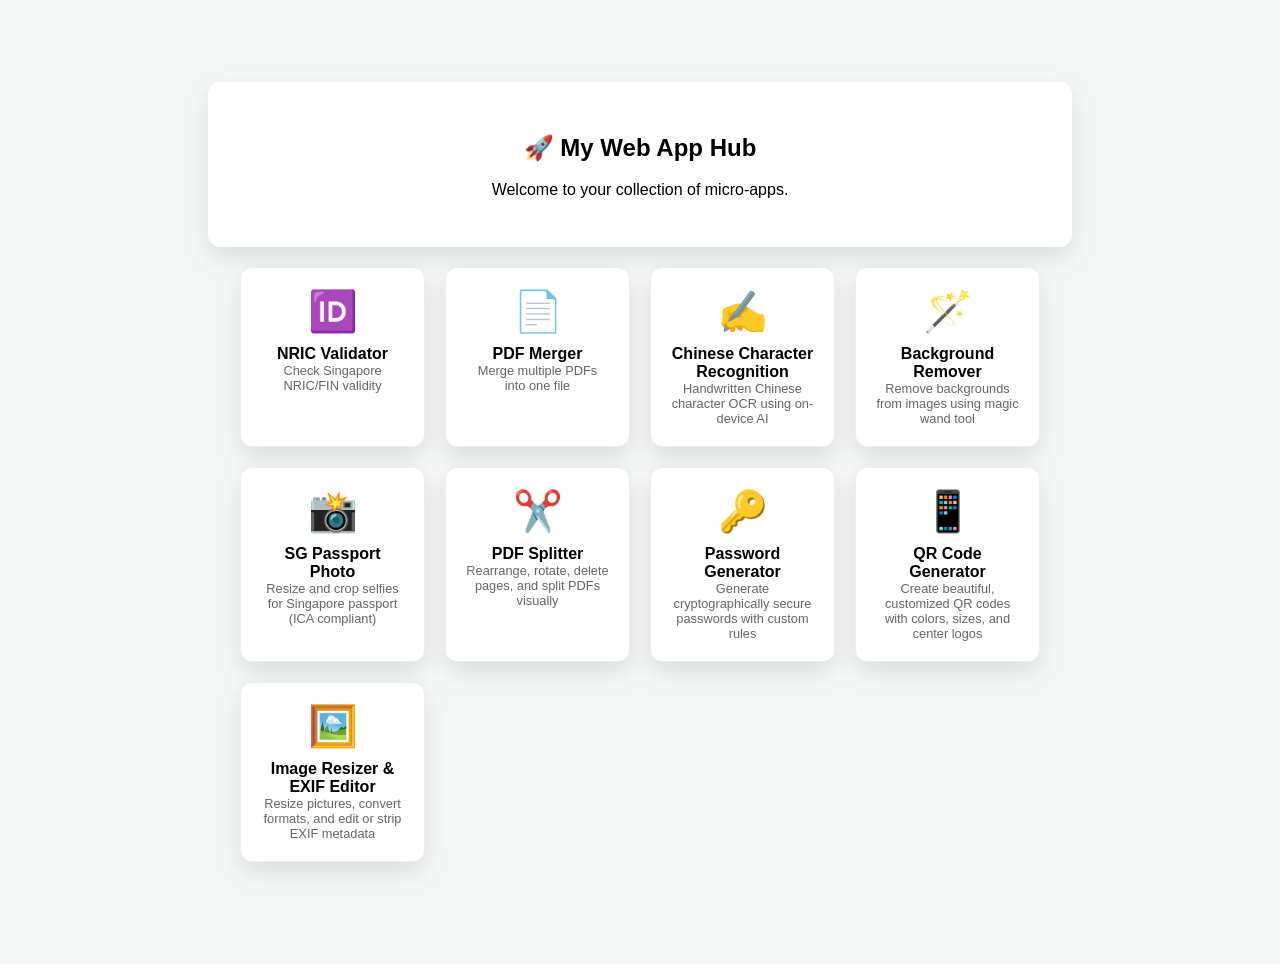
<file: index.html>
<!DOCTYPE html>
<html lang="en">
<head>
    <meta charset="UTF-8">
    <meta name="viewport" content="width=device-width, initial-scale=1.0">
    <title>Web App Hub</title>
    <link rel="stylesheet" href="styles.css">
</head>
<body style="display: flex; flex-direction: column; align-items: center; padding: 2rem;">

<div class="card" style="max-width: 800px;">
    <h2 style="text-align: center;">🚀 My Web App Hub</h2>
    <p style="text-align: center;">Welcome to your collection of micro-apps.</p>
</div>

<div id="menuContainer" class="menu-container">
    <!-- Apps will be loaded here dynamically -->
    <p id="loadingText" style="text-array: center; width: 100%;">Loading apps...</p>
</div>

<script>
async function loadApps() {
    const container = document.getElementById('menuContainer');
    const loadingText = document.getElementById('loadingText');

    try {
        // Fetch the manifest file
        const response = await fetch('apps.json');
        if (!response.ok) throw new Error("Could not load apps.json");
        
        const apps = await response.json();

        // Clear loading text
        container.innerHTML = '';

        if (apps.length === 0) {
            container.innerHTML = '<p>No apps found in the hub.</p>';
            return;
        }

        // Generate cards for each app
        apps.forEach(app => {
            const card = document.createElement('a');
            card.href = app.path;
            card.className = 'app-card';
            
            card.innerHTML = `
                <div class="app-icon">${app.icon || '🛠️'}</div>
                <div class="app-name">${app.name}</div>
                <div style="font-size: 0.8rem; color: #666; text-align: center;">${app.description || ''}</div>
            `;
            
            container.appendChild(card);
        });

    } catch (error) {
        console.error(error);
        container.innerHTML = `<p style="color: red;">Error loading apps: ${error.message}</p>`;
    }
}

// Start loading when page is ready
window.onload = loadApps;
</script>

</body>
</html>
</file>
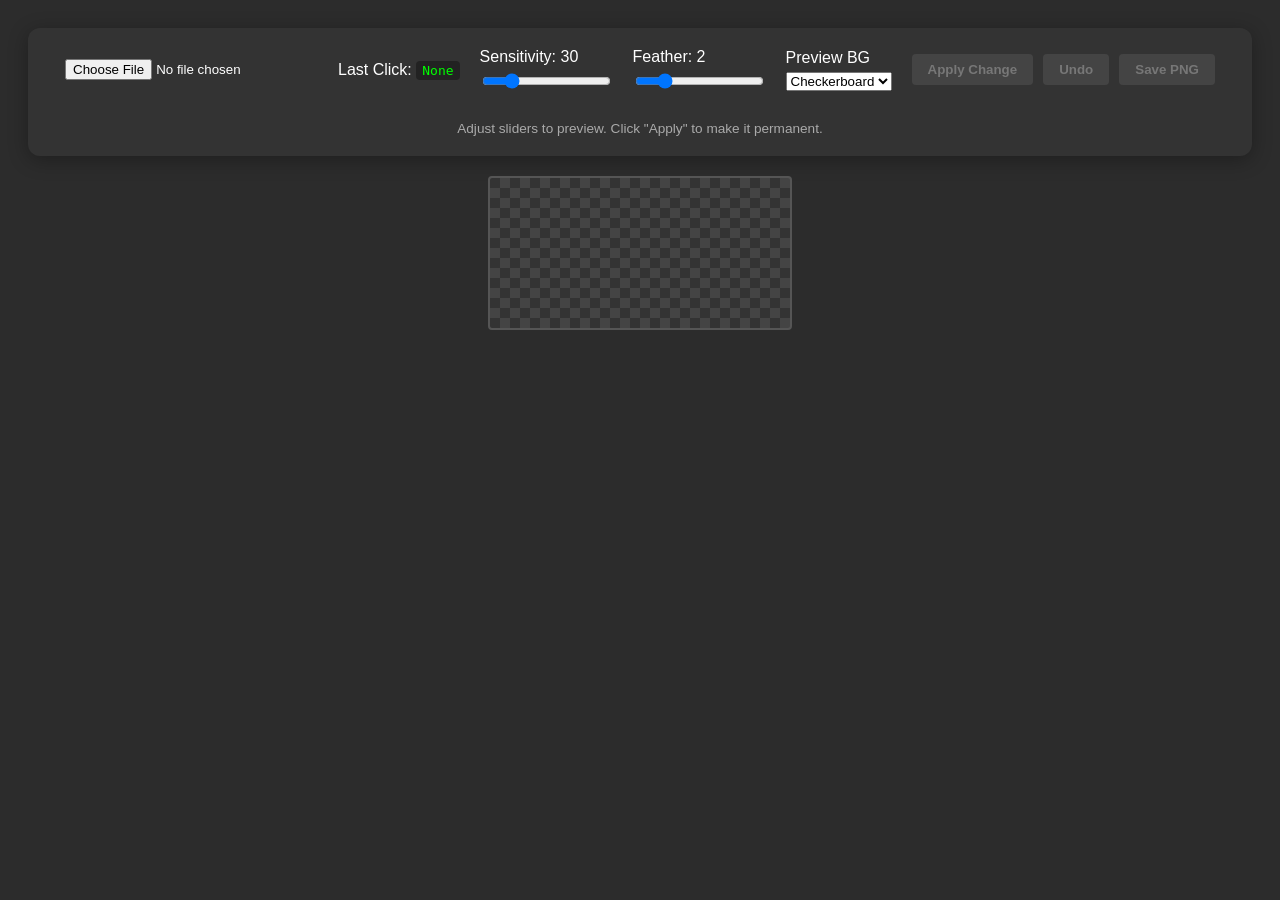
<file: background-remover/index.html>
<!DOCTYPE html>
<html lang="en">
<head>
 <meta charset="UTF-8">
 <meta name="viewport" content="width=device-width, initial-scale=1.0">
 <title>Pro Magic Wand - Interactive</title>
 <style>
 body { font-family: 'Segoe UI', sans-serif; display: flex; flex-direction: column; align-items: center; padding: 20px; background: #2c2c2c; color: white; }
  .controls { background: #333; padding: 20px; border-radius: 12px; box-shadow: 0 4px 20px rgba(0,0,0,0.3); margin-bottom: 20px; display: flex; flex-wrap: wrap; gap: 20px; justify-content: center; align-items: center; }
  .control-group { display: flex; flex-direction: column; gap: 5px; }
  canvas { max-width: 90vw; height: auto; cursor: crosshair; border: 2px solid #555; border-radius: 4px; }

  .bg-checkerboard { background-image: linear-gradient(45deg, #444 25%, transparent 25%), linear-gradient(-45deg, #444 25%, transparent 25%), linear-gradient(45deg, transparent 75%, #444 75%), linear-gradient(-45deg, transparent 75%, #444 75%); background-size: 20px 20px; background-position: 0 0, 0 10px, 10px -10px, -10px 0px; background-color: #333; }
  .bg-black { background: black; }
  .bg-white { background: white; }

  button { padding: 8px 16px; cursor: pointer; border: none; border-radius: 4px; font-weight: bold; transition: 0.2s; }
  .btn-apply { background: #ffc107; color: #333; }
  .btn-save { background: #28a745; color: white; }
  .btn-secondary { background: #6c757d; color: white; }
  button:hover { opacity: 0.8; }
  button:disabled { background: #444; color: #777; cursor: not-allowed; }

  .coord-display { font-family: monospace; background: #222; padding: 2px 6px; border-radius: 4px; color: #00ff00; }
  .hint { width: 100%; text-align: center; color: #aaa; font-size: 0.85em; margin-top: 10px; }
  </style>
</head>
<body>

  <div class="controls">
    <div class="control-group">
      <input type="file" id="upload" accept="image/png, image/jpeg">
    </div>

    <div class="control-group">
      <label>Last Click: <span id="coord-val" class="coord-display">None</span></label>
    </div>

    <div class="control-group">
      <label>Sensitivity: <span id="sens-val">30</span></label>
      <input type="range" id="sensitivity" min="0" max="150" value="30">
    </div>

    <div class="control-group">
      <label>Feather: <span id="feather-val">2</span></label>
      <input type="range" id="feather" min="0" max="10" value="2">
    </div>

    <div class="control-group">
      <label>Preview BG</label>
      <select id="bgSelect">
        <option value="bg-checkerboard">Checkerboard</option>
        <option value="bg-black">Black</option>
        <option value="bg-white">White</option>
      </select>
    </div>

    <div style="display: flex; gap: 10px;">
      <button id="applyBtn" class="btn-apply" disabled>Apply Change</button>
      <button id="undoBtn" class="btn-secondary" disabled>Undo</button>
      <button id="saveBtn" class="btn-save" disabled>Save PNG</button>
    </div>

    <div class="hint">Adjust sliders to preview. Click "Apply" to make it permanent.</div>
  </div>

  <canvas id="canvas" class="bg-checkerboard"></canvas>

  <script>
    const upload = document.getElementById('upload');
    const canvas = document.getElementById('canvas');
    const ctx = canvas.getContext('2d', { willReadFrequently: true });
    const sensSlider = document.getElementById('sensitivity');
    const featherSlider = document.getElementById('feather');
    const bgSelect = document.getElementById('bgSelect');
    const applyBtn = document.getElementById('applyBtn');
    const undoBtn = document.getElementById('undoBtn');
    const saveBtn = document.getElementById('saveBtn');
    const coordDisp = document.getElementById('coord-val');

    let cleanImageData = null; 
    let undoStack = [];
    let lastClick = null; 
    let currentPreviewData = null;

    // --- UI Events ---
    sensSlider.oninput = () => {
      document.getElementById('sens-val').innerText = sensSlider.value;
      if (lastClick) renderPreview();
    };

    featherSlider.oninput = () => {
      document.getElementById('feather-val').innerText = featherSlider.value;
      if (lastClick) renderPreview();
    };

    bgSelect.onchange = (e) => canvas.className = e.target.value;

    upload.onchange = (e) => {
      const file = e.target.files[0];
      if (!file) return;
      const reader = new FileReader();
      reader.onload = (event) => {
        const img = new Image();
        img.onload = () => {
          canvas.width = img.width;
          canvas.height = img.height;
          ctx.drawImage(img, 0, 0);
          cleanImageData = ctx.getImageData(0, 0, canvas.width, canvas.height);
          undoStack = [];
          lastClick = null;
          coordDisp.innerText = "None";
          applyBtn.disabled = true;
          undoBtn.disabled = true;
          saveBtn.disabled = false;
        };
        img.src = event.target.result;
      };
      reader.readAsDataURL(file);
    };

    canvas.onclick = (e) => {
      if (!cleanImageData) return;
      const rect = canvas.getBoundingClientRect();
      const scaleX = canvas.width / rect.width;
      const scaleY = canvas.height / rect.height;
      const x = Math.floor((e.clientX - rect.left) * scaleX);
      const y = Math.floor((e.clientY - rect.top) * scaleY);

      if (x < 0 || x >= canvas.width || y < 0 || y >= canvas.height) return;

      lastClick = { x, y };
      coordDisp.innerText = `X:${x}, Y:${y}`;
      applyBtn.disabled = false;
      renderPreview();
    };

    applyBtn.onclick = () => {
      if (!currentPreviewData) return;
      // Push current "clean" state to undo stack
      undoStack.push(new ImageData(
        new Uint8ClampedArray(cleanImageData.data),
        cleanImageData.width,
        cleanImageData.height
      ));
      
      // Update permanent state
      cleanImageData = currentPreviewData;
      currentPreviewData = null;
      lastClick = null;
      
      coordDisp.innerText = "None";
      applyBtn.disabled = true;
      undoBtn.disabled = false;
      
      ctx.putImageData(cleanImageData, 0, 0);
    };

    undoBtn.onclick = () => {
      if (undoStack.length === 0) return;
      cleanImageData = undoStack.pop();
      ctx.putImageData(cleanImageData, 0, 0);
      lastClick = null;
      coordDisp.innerText = "None";
      applyBtn.disabled = true;
      undoBtn.disabled = undoStack.length === 0;
    };

    saveBtn.onclick = () => {
      if (!cleanImageData) return;
      const link = document.createElement('a');
      link.download = 'removed_background.png';
      link.href = canvas.toDataURL("image/png");
      link.click();
    };

    // --- Core Logic ---

    function renderPreview() {
      if (!lastClick || !cleanImageData) return;
      
      const tempImgData = new ImageData(
        new Uint8ClampedArray(cleanImageData.data),
        cleanImageData.width,
        cleanImageData.height
      );

      currentPreviewData = processMagicWand(tempImgData, lastClick.x, lastClick.y);
      ctx.putImageData(currentPreviewData, 0, 0);
    }

    function processMagicWand(imgData, startX, startY) {
      const data = imgData.data;
      const width = imgData.width;
      const height = imgData.height;
      const threshold = parseInt(sensSlider.value);
      const featherDepth = parseInt(featherSlider.value);

      const startPos = (startY * width + startX) * 4;
      const targetR = data[startPos];
      const targetG = data[startPos + 1];
      const targetB = data[startPos + 2];

      const selected = new Uint8Array(width * height);
      const stack = [[startX, startY]];
      selected[startY * width + startX] = 1;

      // 1. Flood Fill Pass
      while (stack.length > 0) {
        const [cx, cy] = stack.pop();
        const neighbors = [[cx+1, cy], [cx-1, cy], [cx, cy+1], [cx, cy-1]];

        for (const [nx, ny] of neighbors) {
          if (nx < 0 || nx >= width || ny < 0 || ny >= height) continue;
          const idx = ny * width + nx;
          if (selected[idx]) continue;

          const pos = idx * 4;
          const dist = Math.sqrt(
            Math.pow(data[pos] - targetR, 2) +
            Math.pow(data[pos+1] - targetG, 2) +
            Math.pow(data[pos+2] - targetB, 2)
          );

          if (dist <= threshold) {
            selected[idx] = 1;
            stack.push([nx, ny]);
          }
        }
      }

      // 2. Apply Alpha (Selection + Feathering)
      if (featherDepth === 0) {
        for (let i = 0; i < selected.length; i++) {
          if (selected[i]) data[i * 4 + 3] = 0;
        }
      } else {
        // Simple feathering: if near edge of selection, fade out
        const mask = new Float32Array(width * height);
        for (let i = 0; i < selected.length; i++) mask[i] = selected[i] ? 1 : 0;

        for (let y = 0; y < height; y++) {
          for (let x = 0; x < width; x++) {
            const idx = y * width + x;
            if (!selected[idx]) continue;
            
            // Check distance to nearest unselected pixel (very basic)
            let minDist = featherDepth;
            for (let dy = -featherDepth; dy <= featherDepth; dy++) {
              for (let dx = -featherDepth; dx <= featherDepth; dx++) {
                const nx = x + dx, ny = y + dy;
                if (nx < 0 || nx >= width || ny < 0 || ny >= height || !selected[ny * width + nx]) {
                  const d = Math.sqrt(dx*dx + dy*dy);
                  if (d < minDist) minDist = d;
                }
              }
            }
            
            const alpha = (minDist / featherDepth); // 0 at edge, 1 deep inside
            data[idx * 4 + 3] = Math.floor(data[idx * 4 + 3] * (1 - alpha));
          }
        }
      }

      return imgData;
    }
  </script>
</body>
</html>
</file>
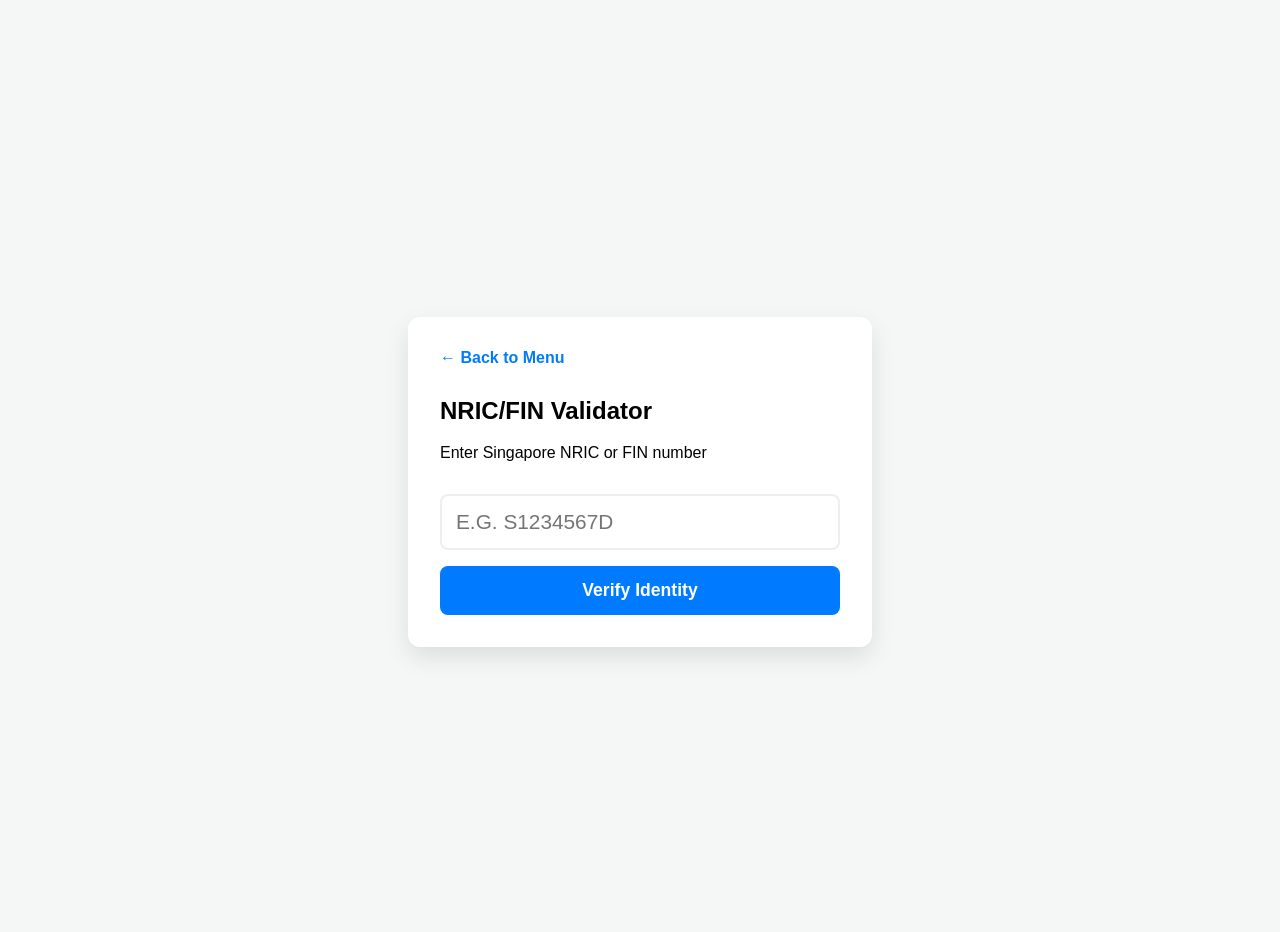
<file: nric-validator/index.html>
<!DOCTYPE html>
<html lang="en">
<head>
    <meta charset="UTF-8">
    <meta name="viewport" content="width=device-width, initial-scale=1.0">
    <title>NRIC/FIN Validator</title>
    <!-- Link to global styles -->
    <link rel="stylesheet" href="../styles.css">
</head>
<body style="padding-top: 2rem;">

<div class="card">
    <a href="../index.html" class="back-btn">← Back to Menu</a>
    <h2 style="margin-top: 10px;">NRIC/FIN Validator</h2>
    <p>Enter Singapore NRIC or FIN number</p>
    <input type="text" id="nricInput" placeholder="e.g. S1234567D" maxlength="9" autocomplete="off">
    <button onclick="validate()">Verify Identity</button>
    <div id="result"></div>
</div>

<script>
function validate() {
    const input = document.getElementById('nricInput').value.toUpperCase().trim();
    const resultDiv = document.getElementById('result');
    
    if (!/^[STFGIZ]\d{7}[A-Z]$/.test(input)) {
        showResult(false, "Invalid Format!<br><small>Must be S, T, F, G, I, or Z + 7 digits + Letter</small>");
        return;
    }

    const prefix = input[0];
    const digits = input.substring(1, 8).split('').map(Number);
    const checksumChar = input[8];

    const weights = [2, 7, 6, 5, 4, 3, 2];
    let sum = 0;
    for (let i = 0; i < 7; i++) {
        sum += digits[i] * weights[i];
    }

    const ST_LOOKUP = ['J', 'Z', 'I', 'H', 'G', 'F', 'E', 'D', 'C', 'B', 'A'];
    const FG_LOOKUP = ['X', 'W', 'U', 'T', 'R', 'Q', 'P', 'N', 'M', 'L', 'K'];

    let remainder = sum % 11;
    let expectedChar = (prefix === 'S' || prefix === 'T') ? ST_LOOKUP[remainder] : FG_LOOKUP[remainder];

    if (checksumChar === expectedChar) {
        showResult(true, "✓ Valid NRIC/FIN!");
    } else {
        showResult(false, `✕ Invalid Checksum.<br><small>Expected ${expectedChar}, but got ${checksumChar}</small>`);
    }
}

function showResult(isValid, message) {
    const resultDiv = document.getElementById('result');
    resultDiv.innerHTML = message;
    resultDiv.style.display = 'block';
    resultDiv.className = isValid ? 'valid' : 'invalid';
}
</script>

</body>
</html>
</file>
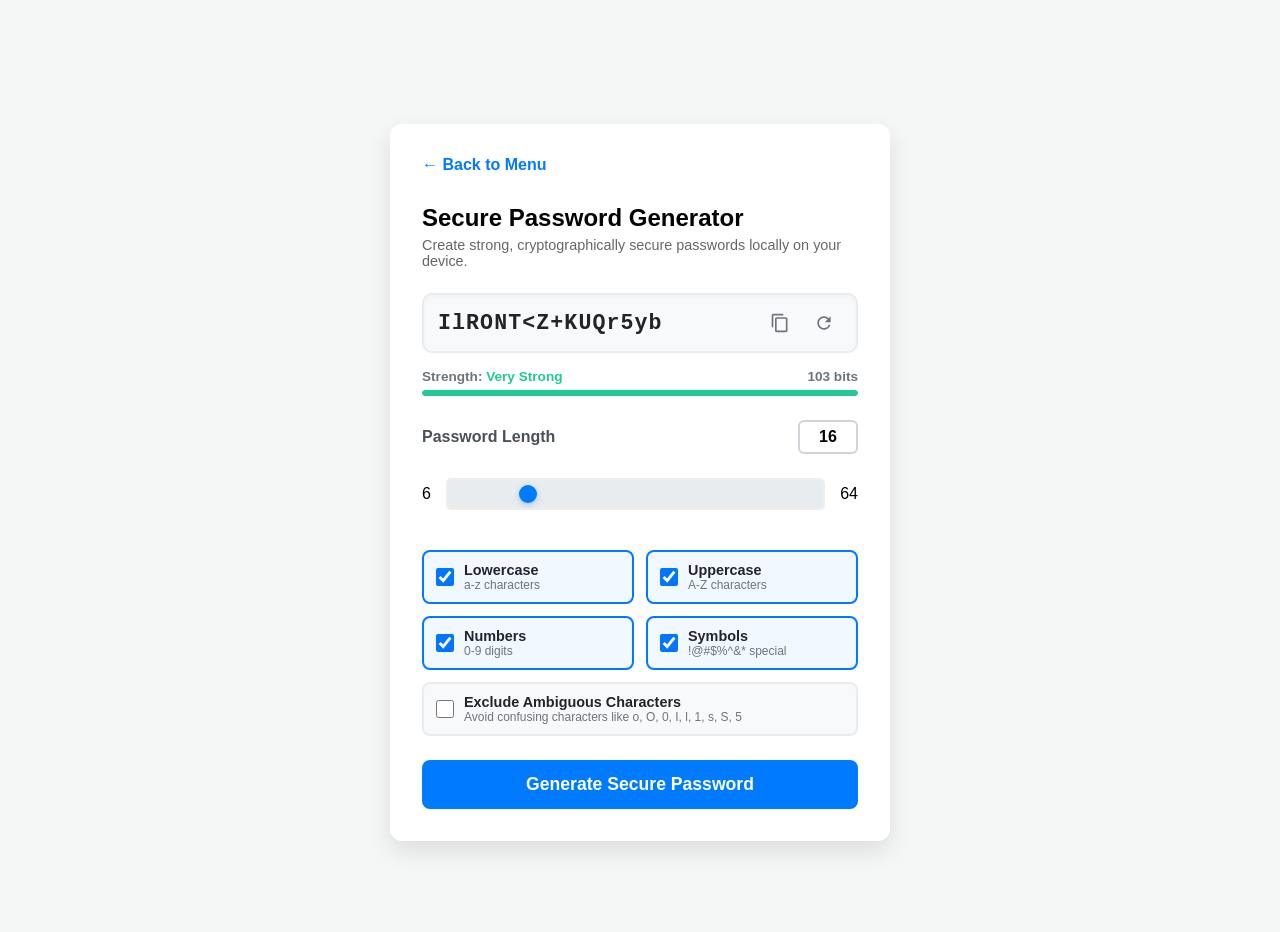
<file: password-generator/index.html>
<!DOCTYPE html>
<html lang="en">
<head>
    <meta charset="UTF-8">
    <meta name="viewport" content="width=device-width, initial-scale=1.0">
    <title>Secure Password Generator</title>
    <!-- Link to global styles -->
    <link rel="stylesheet" href="../styles.css">
    <style>
        /* Scoped styles for the Premium UI */
        .card {
            max-width: 500px;
            box-sizing: border-box;
        }

        /* Password Display Container */
        .password-display-container {
            display: flex;
            align-items: center;
            background: #f8f9fa;
            border: 2px solid #e9ecef;
            border-radius: 10px;
            padding: 10px 14px;
            margin: 1.5rem 0 1rem 0;
            position: relative;
            box-shadow: inset 0 2px 4px rgba(0,0,0,0.03);
            transition: border-color 0.2s;
        }

        .password-display-container:focus-within {
            border-color: var(--primary-color);
        }

        .password-text {
            flex-grow: 1;
            font-family: 'Courier New', Courier, monospace;
            font-size: 1.35rem;
            font-weight: 700;
            letter-spacing: 0.05em;
            color: #212529;
            word-break: break-all;
            user-select: all;
            min-height: 2rem;
            display: flex;
            align-items: center;
            padding-right: 10px;
        }

        .password-actions {
            display: flex;
            gap: 8px;
        }

        .action-icon-btn {
            background: transparent;
            border: none;
            cursor: pointer;
            padding: 8px;
            border-radius: 6px;
            display: flex;
            align-items: center;
            justify-content: center;
            color: #6c757d;
            transition: all 0.2s;
            width: auto;
            height: auto;
        }

        .action-icon-btn:hover {
            background-color: #e9ecef;
            color: var(--primary-hover);
        }

        .action-icon-btn svg {
            width: 20px;
            height: 20px;
            fill: currentColor;
            transition: transform 0.3s ease;
        }

        .action-icon-btn:active svg {
            transform: scale(0.9);
        }

        /* Custom Length Slider & Synced Controls */
        .length-control {
            margin: 1.5rem 0;
        }

        .length-header {
            display: flex;
            justify-content: space-between;
            align-items: center;
            margin-bottom: 0.5rem;
            font-weight: 600;
            color: #495057;
        }

        .length-value-input {
            width: 60px;
            padding: 6px;
            margin: 0;
            border: 2px solid #ced4da;
            border-radius: 6px;
            text-align: center;
            font-size: 1rem;
            font-weight: bold;
            -moz-appearance: textfield;
            text-transform: none;
        }

        .length-value-input::-webkit-outer-spin-button,
        .length-value-input::-webkit-inner-spin-button {
            -webkit-appearance: none;
            margin: 0;
        }

        .slider-wrapper {
            display: flex;
            align-items: center;
            gap: 15px;
        }

        .slider {
            flex-grow: 1;
            -webkit-appearance: none;
            width: 100%;
            height: 6px;
            border-radius: 5px;
            background: #e9ecef;
            outline: none;
            transition: background 0.3s;
        }

        .slider::-webkit-slider-thumb {
            -webkit-appearance: none;
            appearance: none;
            width: 18px;
            height: 18px;
            border-radius: 50%;
            background: var(--primary-color);
            cursor: pointer;
            transition: transform 0.1s, background-color 0.2s;
            box-shadow: 0 2px 6px rgba(0,123,255,0.3);
        }

        .slider::-webkit-slider-thumb:hover {
            transform: scale(1.2);
            background: var(--primary-hover);
        }

        /* Strength Meter CSS */
        .strength-container {
            margin: 1rem 0 1.5rem 0;
        }

        .strength-header {
            display: flex;
            justify-content: space-between;
            align-items: center;
            font-size: 0.85rem;
            font-weight: 600;
            color: #6c757d;
            margin-bottom: 6px;
        }

        .strength-label {
            font-weight: 700;
            transition: color 0.3s ease;
        }

        .strength-bar {
            height: 6px;
            background-color: #e9ecef;
            border-radius: 3px;
            overflow: hidden;
            width: 100%;
            position: relative;
        }

        .strength-fill {
            height: 100%;
            width: 0%;
            border-radius: 3px;
            transition: width 0.4s ease, background-color 0.4s ease;
        }

        /* Option Grid */
        .options-grid {
            display: grid;
            grid-template-columns: 1fr 1fr;
            gap: 12px;
            margin: 1.5rem 0;
        }

        .option-card {
            display: flex;
            align-items: center;
            gap: 10px;
            background: #f8f9fa;
            border: 2px solid #e9ecef;
            border-radius: 8px;
            padding: 10px 12px;
            cursor: pointer;
            user-select: none;
            transition: all 0.2s;
        }

        .option-card:hover {
            background-color: #f1f3f5;
            border-color: #ced4da;
        }

        .option-card.checked {
            background-color: rgba(0, 123, 255, 0.05);
            border-color: var(--primary-color);
        }

        .option-card input[type="checkbox"] {
            width: 18px;
            height: 18px;
            margin: 0;
            cursor: pointer;
        }

        .option-info {
            display: flex;
            flex-direction: column;
        }

        .option-title {
            font-size: 0.9rem;
            font-weight: 600;
            color: #212529;
        }

        .option-desc {
            font-size: 0.75rem;
            color: #6c757d;
        }

        /* Full width option style */
        .option-card-full {
            grid-column: span 2;
        }

        /* Toast Popup Notification */
        .toast {
            position: absolute;
            bottom: 120%;
            left: 50%;
            transform: translateX(-50%) translateY(10px);
            background: #333;
            color: #fff;
            padding: 6px 12px;
            border-radius: 6px;
            font-size: 0.8rem;
            font-weight: 600;
            white-space: nowrap;
            opacity: 0;
            pointer-events: none;
            transition: opacity 0.2s, transform 0.2s;
            box-shadow: 0 4px 12px rgba(0,0,0,0.15);
        }

        .toast.show {
            opacity: 1;
            transform: translateX(-50%) translateY(0);
        }

        .toast::after {
            content: '';
            position: absolute;
            top: 100%;
            left: 50%;
            margin-left: -5px;
            border-width: 5px;
            border-style: solid;
            border-color: #333 transparent transparent transparent;
        }

        /* Keyframe animation for refresh button spin */
        @keyframes spin {
            from { transform: rotate(0deg); }
            to { transform: rotate(360deg); }
        }

        .spin-animation {
            animation: spin 0.5s cubic-bezier(0.4, 0, 0.2, 1);
        }
    </style>
</head>
<body style="padding-top: 2rem;">

<div class="card">
    <a href="../index.html" class="back-btn">← Back to Menu</a>
    <h2 style="margin-top: 10px; margin-bottom: 5px;">Secure Password Generator</h2>
    <p style="margin-top: 0; color: var(--text-muted); font-size: 0.9rem;">Create strong, cryptographically secure passwords locally on your device.</p>
    
    <!-- Password Display Box -->
    <div class="password-display-container">
        <span id="passwordText" class="password-text">Generating...</span>
        <div class="password-actions">
            <!-- Toast notification container -->
            <div id="copyToast" class="toast">Copied to Clipboard!</div>
            
            <button id="copyBtn" class="action-icon-btn" title="Copy to Clipboard" onclick="copyToClipboard()">
                <svg viewBox="0 0 24 24">
                    <path d="M16 1H4c-1.1 0-2 .9-2 2v14h2V3h12V1zm3 4H8c-1.1 0-2 .9-2 2v14c0 1.1.9 2 2 2h11c1.1 0 2-.9 2-2V7c0-1.1-.9-2-2-2zm0 16H8V7h11v14z"/>
                </svg>
            </button>
            <button id="regenerateBtn" class="action-icon-btn" title="Generate New Password" onclick="handleRegenerate()">
                <svg viewBox="0 0 24 24">
                    <path d="M17.65 6.35C16.2 4.9 14.21 4 12 4c-4.42 0-7.99 3.58-7.99 8s3.57 8 7.99 8c3.73 0 6.84-2.55 7.73-6h-2.08c-.82 2.33-3.04 4-5.65 4-3.31 0-6-2.69-6-6s2.69-6 6-6c1.66 0 3.14.69 4.22 1.78L13 11h7V4l-2.35 2.35z"/>
                </svg>
            </button>
        </div>
    </div>

    <!-- Password Strength Meter -->
    <div class="strength-container">
        <div class="strength-header">
            <span>Strength: <span id="strengthLabel" class="strength-label">Very Weak</span></span>
            <span id="entropyLabel">0 bits</span>
        </div>
        <div class="strength-bar">
            <div id="strengthFill" class="strength-fill"></div>
        </div>
    </div>

    <!-- Length Customizer -->
    <div class="length-control">
        <div class="length-header">
            <span>Password Length</span>
            <input type="number" id="lengthInput" class="length-value-input" min="6" max="64" value="16" oninput="syncSliderAndInput(this.value, 'slider')">
        </div>
        <div class="slider-wrapper">
            <span>6</span>
            <input type="range" id="lengthSlider" class="slider" min="6" max="64" value="16" oninput="syncSliderAndInput(this.value, 'input')">
            <span>64</span>
        </div>
    </div>

    <!-- Parameter Options Grid -->
    <div class="options-grid">
        <label id="optLower" class="option-card checked" onclick="toggleOptionCard(this)">
            <input type="checkbox" id="chkLower" checked onchange="updateGenerator()">
            <div class="option-info">
                <span class="option-title">Lowercase</span>
                <span class="option-desc">a-z characters</span>
            </div>
        </label>
        
        <label id="optUpper" class="option-card checked" onclick="toggleOptionCard(this)">
            <input type="checkbox" id="chkUpper" checked onchange="updateGenerator()">
            <div class="option-info">
                <span class="option-title">Uppercase</span>
                <span class="option-desc">A-Z characters</span>
            </div>
        </label>
        
        <label id="optNumbers" class="option-card checked" onclick="toggleOptionCard(this)">
            <input type="checkbox" id="chkNumbers" checked onchange="updateGenerator()">
            <div class="option-info">
                <span class="option-title">Numbers</span>
                <span class="option-desc">0-9 digits</span>
            </div>
        </label>
        
        <label id="optSymbols" class="option-card checked" onclick="toggleOptionCard(this)">
            <input type="checkbox" id="chkSymbols" checked onchange="updateGenerator()">
            <div class="option-info">
                <span class="option-title">Symbols</span>
                <span class="option-desc">!@#$%^&* special</span>
            </div>
        </label>

        <label id="optAmbiguous" class="option-card option-card-full" onclick="toggleOptionCard(this)">
            <input type="checkbox" id="chkAmbiguous" onchange="updateGenerator()">
            <div class="option-info">
                <span class="option-title">Exclude Ambiguous Characters</span>
                <span class="option-desc">Avoid confusing characters like o, O, 0, I, l, 1, s, S, 5</span>
            </div>
        </label>
    </div>

    <!-- Main Button -->
    <button onclick="handleRegenerate()">Generate Secure Password</button>
</div>

<script>
    // Synced length slider and number input
    function syncSliderAndInput(value, targetType) {
        let numericVal = parseInt(value, 10);
        if (isNaN(numericVal)) return;
        
        // Boundaries enforcement
        if (numericVal < 6) numericVal = 6;
        if (numericVal > 64) numericVal = 64;

        if (targetType === 'slider') {
            document.getElementById('lengthSlider').value = numericVal;
        } else {
            document.getElementById('lengthInput').value = numericVal;
        }
        
        updateGenerator();
    }

    // Toggle card class on checkbox click
    function toggleOptionCard(element) {
        const checkbox = element.querySelector('input[type="checkbox"]');
        // Prevent infinite loop if clicking checkbox itself
        if (event.target !== checkbox) {
            checkbox.checked = !checkbox.checked;
            updateGenerator();
        }
        
        if (checkbox.checked) {
            element.classList.add('checked');
        } else {
            element.classList.remove('checked');
        }
    }

    // Setup initial state of custom cards based on checked status
    function initOptions() {
        const checkBoxes = ['chkLower', 'chkUpper', 'chkNumbers', 'chkSymbols', 'chkAmbiguous'];
        checkBoxes.forEach(id => {
            const cb = document.getElementById(id);
            const card = cb.closest('.option-card');
            if (cb.checked) {
                card.classList.add('checked');
            } else {
                card.classList.remove('checked');
            }
        });
    }

    // Master handler to trigger generation and updates
    function updateGenerator() {
        const length = parseInt(document.getElementById('lengthInput').value, 10);
        
        const options = {
            lowercase: document.getElementById('chkLower').checked,
            uppercase: document.getElementById('chkUpper').checked,
            numbers: document.getElementById('chkNumbers').checked,
            symbols: document.getElementById('chkSymbols').checked,
            excludeAmbiguous: document.getElementById('chkAmbiguous').checked
        };

        const password = generateSecurePassword(length, options);
        
        const textElement = document.getElementById('passwordText');
        if (password === "") {
            textElement.textContent = "Select options below";
            textElement.style.color = "var(--error-color)";
            updateStrengthMeter(0, 0);
        } else {
            textElement.textContent = password;
            textElement.style.color = "";
            
            // Calculate entropy
            const poolSize = calculatePoolSize(options);
            const entropy = Math.round(length * Math.log2(poolSize));
            updateStrengthMeter(entropy, length);
        }
    }

    // Core secure password generation using CSPRNG
    function generateSecurePassword(length, options) {
        const sets = [];
        let fullPool = "";

        if (options.lowercase) {
            let set = "abcdefghijklmnopqrstuvwxyz";
            if (options.excludeAmbiguous) set = set.replace(/[los]/g, "");
            if (set.length > 0) {
                sets.push(set);
                fullPool += set;
            }
        }
        if (options.uppercase) {
            let set = "ABCDEFGHIJKLMNOPQRSTUVWXYZ";
            if (options.excludeAmbiguous) set = set.replace(/[IOS]/g, "");
            if (set.length > 0) {
                sets.push(set);
                fullPool += set;
            }
        }
        if (options.numbers) {
            let set = "0123456789";
            if (options.excludeAmbiguous) set = set.replace(/[015]/g, "");
            if (set.length > 0) {
                sets.push(set);
                fullPool += set;
            }
        }
        if (options.symbols) {
            // Standard safe symbols pool
            let set = "!@#$%^&*()_+-=[]{}|;:,.<>?";
            sets.push(set);
            fullPool += set;
        }

        if (fullPool.length === 0) {
            return "";
        }

        let passwordArr = [];
        let guaranteedCount = 0;

        // Ensure at least one character from each active group (if length is sufficient)
        if (length >= sets.length) {
            sets.forEach(set => {
                passwordArr.push(getRandomChar(set));
                guaranteedCount++;
            });
        }

        // Fill remaining spaces with random drawings from full pool
        for (let i = guaranteedCount; i < length; i++) {
            passwordArr.push(getRandomChar(fullPool));
        }

        // Cryptographically shuffle array using CSPRNG Fisher-Yates
        shuffleArray(passwordArr);

        return passwordArr.join("");
    }

    // Safe drawing of random char using CSPRNG
    function getRandomChar(str) {
        const buffer = new Uint32Array(1);
        window.crypto.getRandomValues(buffer);
        return str[buffer[0] % str.length];
    }

    // Cryptographic Fisher-Yates Shuffle
    function shuffleArray(array) {
        for (let i = array.length - 1; i > 0; i--) {
            const buffer = new Uint32Array(1);
            window.crypto.getRandomValues(buffer);
            const j = buffer[0] % (i + 1);
            [array[i], array[j]] = [array[j], array[i]];
        }
    }

    // Helper to estimate character set pool size for entropy calculation
    function calculatePoolSize(options) {
        let size = 0;
        if (options.lowercase) {
            size += options.excludeAmbiguous ? 23 : 26; // a-z minus 'l', 'o', 's'
        }
        if (options.uppercase) {
            size += options.excludeAmbiguous ? 23 : 26; // A-Z minus 'I', 'O', 'S'
        }
        if (options.numbers) {
            size += options.excludeAmbiguous ? 7 : 10;   // 0-9 minus '0', '1', '5'
        }
        if (options.symbols) {
            size += 26; // Symbols
        }
        return size || 1;
    }

    // Update the live visual strength meter and entropy label
    function updateStrengthMeter(entropy, length) {
        const label = document.getElementById('strengthLabel');
        const fill = document.getElementById('strengthFill');
        const entropyText = document.getElementById('entropyLabel');

        entropyText.textContent = `${entropy} bits`;

        let percent = Math.min((entropy / 100) * 100, 100);
        if (entropy === 0) percent = 0;

        fill.style.width = `${percent}%`;

        // Color and wording ranges
        // Weak: < 40 bits of entropy
        // Medium: 40 to 59 bits
        // Strong: 60 to 79 bits
        // Very Strong: >= 80 bits
        if (entropy === 0) {
            label.textContent = "Empty";
            label.style.color = "#6c757d";
            fill.style.backgroundColor = "#e9ecef";
        } else if (entropy < 40) {
            label.textContent = "Very Weak";
            label.style.color = "#dc3545"; // Red
            fill.style.backgroundColor = "#dc3545";
        } else if (entropy < 60) {
            label.textContent = "Weak";
            label.style.color = "#fd7e14"; // Orange
            fill.style.backgroundColor = "#fd7e14";
        } else if (entropy < 80) {
            label.textContent = "Medium";
            label.style.color = "#ffc107"; // Yellow
            fill.style.backgroundColor = "#ffc107";
        } else if (entropy < 100) {
            label.textContent = "Strong";
            label.style.color = "#28a745"; // Light Green
            fill.style.backgroundColor = "#28a745";
        } else {
            label.textContent = "Very Strong";
            label.style.color = "#20c997"; // Teal
            fill.style.backgroundColor = "#20c997";
        }
    }

    // Handle copying to clipboard with smooth toast notification
    function copyToClipboard() {
        const textToCopy = document.getElementById('passwordText').textContent;
        if (textToCopy === "Select options below" || textToCopy === "Generating...") return;

        navigator.clipboard.writeText(textToCopy).then(() => {
            const toast = document.getElementById('copyToast');
            toast.classList.add('show');
            
            // Hide after 2 seconds
            setTimeout(() => {
                toast.classList.remove('show');
            }, 2000);
        }).catch(err => {
            console.error('Failed to copy text: ', err);
        });
    }

    // Play spinning transition on the regenerate button
    function handleRegenerate() {
        const btn = document.getElementById('regenerateBtn').querySelector('svg');
        btn.classList.remove('spin-animation');
        // Force reflow to restart animation
        void btn.offsetWidth;
        btn.classList.add('spin-animation');
        
        updateGenerator();
    }

    // Run initialization on page load
    window.onload = function() {
        initOptions();
        updateGenerator();
    };
</script>

</body>
</html>
</file>
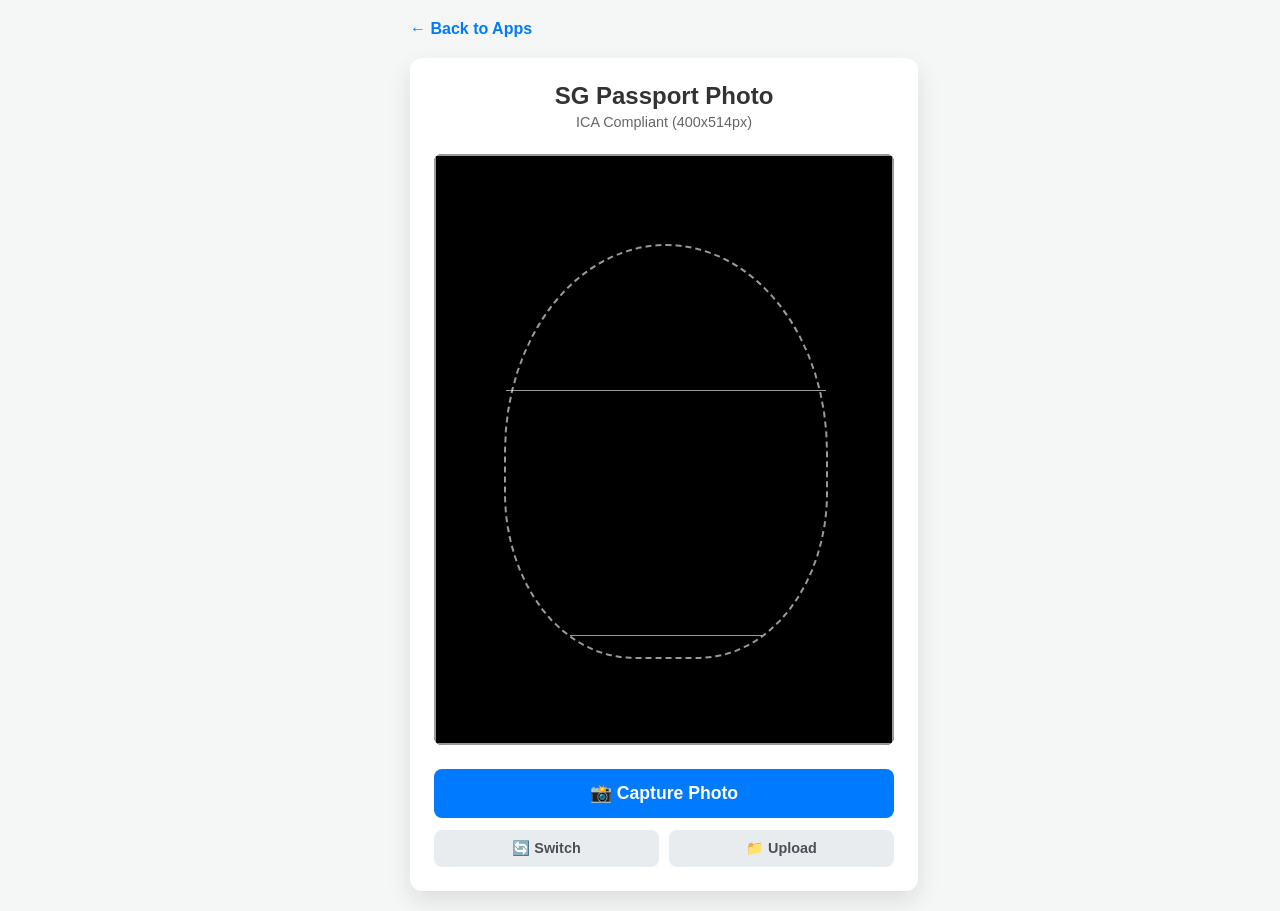
<file: sg-passport-photo/index.html>
<!DOCTYPE html>
<html lang="en">
<head>
    <meta charset="UTF-8">
    <meta name="viewport" content="width=device-width, initial-scale=1.0, maximum-scale=1.0, user-scalable=no">
    <title>SG Passport Photo Resizer</title>
    <style>
        /* Global Design System (from root styles.css) */
        :root {
            --primary-color: #007bff;
            --primary-hover: #0056b3;
            --bg-color: #f4f7f6;
            --card-bg: #ffffff;
            --text-main: #333333;
            --text-muted: #666666;
            --success-color: #28a745;
            --error-color: #dc3545;
            --shadow: 0 10px 25px rgba(0,0,0,0.1);
            --radius: 12px;
        }

        body {
            font-family: -apple-system, BlinkMacSystemFont, "Segoe UI", Roboto, Helvetica, Arial, sans-serif;
            background-color: var(--bg-color);
            margin: 0;
            display: flex;
            justify-content: center;
            align-items: center;
            min-height: 100vh;
        }

        .card {
            background: var(--card-bg);
            padding: 2rem;
            border-radius: var(--radius);
            box-shadow: var(--shadow);
            width: 100%;
            max-width: 400px;
        }

        button {
            width: 100%;
            padding: 14px;
            background-color: var(--primary-color);
            color: white;
            border: none;
            border-radius: 8px;
            font-size: 1.1rem;
            font-weight: bold;
            cursor: pointer;
            transition: background 0.3s;
        }

        button:hover { background-color: var(--primary-hover); }

        .back-btn {
            display: inline-block;
            margin-bottom: 20px;
            text-decoration: none;
            color: var(--primary-color);
            font-weight: bold;
        }

        /* SG Passport Photo Specific Styles */
        :root {
            --passport-ratio: calc(514 / 400);
            --guide-color: rgba(255, 255, 255, 0.6);
            --guide-active: var(--primary-color);
        }

        .container {
            width: 100%;
            max-width: 500px;
            padding: 20px;
            box-sizing: border-box;
        }

        .app-container {
            max-width: 100% !important;
            text-align: center;
            padding: 1.5rem !important;
        }

        header h1 {
            margin: 0;
            font-size: 1.5rem;
            color: var(--text-main);
        }

        .subtitle {
            color: var(--text-muted);
            font-size: 0.9rem;
            margin-top: 4px;
        }

        .viewport-wrapper {
            position: relative;
            width: 100%;
            aspect-ratio: 400 / 514;
            background: #000;
            border-radius: 8px;
            overflow: hidden;
            margin: 1.5rem 0;
            box-shadow: inset 0 0 20px rgba(0,0,0,0.5);
        }

        #video {
            width: 100%;
            height: 100%;
            object-fit: cover;
        }

        #video.mirrored {
            transform: scaleX(-1);
        }

        .guide-overlay {
            position: absolute;
            top: 0;
            left: 0;
            width: 100%;
            height: 100%;
            pointer-events: none;
            display: flex;
            justify-content: center;
            align-items: center;
        }

        .guide-box {
            width: 100%;
            height: 100%;
            border: 2px solid var(--guide-color);
            box-sizing: border-box;
            position: relative;
        }

        .face-target {
            position: absolute;
            top: 15%;
            left: 15%;
            width: 70%;
            height: 70%;
            border: 2px dashed var(--guide-color);
            border-radius: 50% 50% 40% 40%;
            display: flex;
            flex-direction: column;
            justify-content: space-around;
            transition: border-color 0.3s;
        }

        .eye-line {
            width: 100%;
            height: 1px;
            background: var(--guide-color);
            position: absolute;
            top: 35%;
        }

        .chin-line {
            width: 60%;
            height: 1px;
            background: var(--guide-color);
            position: absolute;
            bottom: 5%;
            left: 20%;
        }

        .controls {
            display: flex;
            flex-direction: column;
            gap: 12px;
        }

        .secondary-controls {
            display: grid;
            grid-template-columns: 1fr 1fr;
            gap: 10px;
        }

        .secondary-btn {
            background: #e9ecef;
            color: #495057;
            padding: 10px;
            font-size: 0.9rem;
        }

        .secondary-btn:hover { background: #dee2e6; }

        .success-btn { background-color: var(--success-color); }
        .success-btn:hover { background-color: #218838; }

        .upload-label {
            display: flex;
            justify-content: center;
            align-items: center;
            cursor: pointer;
            border-radius: 8px;
            font-weight: bold;
        }

        .preview-wrapper {
            width: 100%;
            aspect-ratio: 400 / 514;
            margin: 1.5rem 0;
            background: #eee;
            border-radius: 8px;
            overflow: hidden;
            display: flex;
            justify-content: center;
            align-items: center;
        }

        #output-canvas {
            max-width: 100%;
            max-height: 100%;
            box-shadow: var(--shadow);
        }

        .ica-checklist {
            text-align: left;
            margin-top: 1.5rem;
            padding: 1rem;
            background: #f8f9fa;
            border-radius: 8px;
            font-size: 0.85rem;
        }

        .ica-checklist h3 { margin: 0 0 8px 0; font-size: 0.9rem; }
        .ica-checklist ul { margin: 0; padding: 0; list-style: none; }
        .ica-checklist li { margin-bottom: 4px; color: #555; }

        @keyframes pulse {
            0% { opacity: 0.6; }
            50% { opacity: 1; }
            100% { opacity: 0.6; }
        }

        .face-target { animation: pulse 2s infinite ease-in-out; }
    </style>
</head>
<body>
    <div class="container">
        <a href="../index.html" class="back-btn">← Back to Apps</a>
        
        <div class="card app-container">
            <header>
                <h1>SG Passport Photo</h1>
                <p class="subtitle">ICA Compliant (400x514px)</p>
            </header>

            <div id="camera-section">
                <div class="viewport-wrapper">
                    <video id="video" autoplay playsinline></video>
                    <div class="guide-overlay">
                        <div class="guide-box">
                            <div class="face-target">
                                <div class="eye-line"></div>
                                <div class="chin-line"></div>
                            </div>
                        </div>
                    </div>
                </div>

                <div class="controls">
                    <button id="capture-btn">📸 Capture Photo</button>
                    <div class="secondary-controls">
                        <button id="switch-camera-btn" class="secondary-btn">🔄 Switch</button>
                        <label for="upload-input" class="secondary-btn upload-label">
                            📁 Upload
                            <input type="file" id="upload-input" accept="image/*" hidden>
                        </label>
                    </div>
                </div>
            </div>

            <div id="preview-section" style="display: none;">
                <div class="preview-wrapper">
                    <canvas id="output-canvas"></canvas>
                </div>
                <div class="controls">
                    <button id="download-btn" class="success-btn">⬇️ Download Photo</button>
                    <button id="retake-btn" class="secondary-btn">🔄 Retake</button>
                </div>
                <div class="ica-checklist">
                    <h3>ICA Requirements:</h3>
                    <ul>
                        <li>✓ White background</li>
                        <li>✓ Neutral expression</li>
                        <li>✓ 400 x 514 pixels</li>
                        <li>✓ Head height 25mm - 35mm</li>
                    </ul>
                </div>
            </div>
        </div>
    </div>

    <script>
        const video = document.getElementById('video');
        const canvas = document.getElementById('output-canvas');
        const captureBtn = document.getElementById('capture-btn');
        const retakeBtn = document.getElementById('retake-btn');
        const downloadBtn = document.getElementById('download-btn');
        const switchCameraBtn = document.getElementById('switch-camera-btn');
        const uploadInput = document.getElementById('upload-input');
        const cameraSection = document.getElementById('camera-section');
        const previewSection = document.getElementById('preview-section');

        let stream = null;
        let currentFacingMode = 'user';

        const TARGET_WIDTH = 400;
        const TARGET_HEIGHT = 514;

        async function initCamera() {
            if (stream) {
                stream.getTracks().forEach(track => track.stop());
            }

            try {
                stream = await navigator.mediaDevices.getUserMedia({
                    video: {
                        facingMode: currentFacingMode,
                        width: { ideal: 1280 },
                        height: { ideal: 720 }
                    },
                    audio: false
                });
                video.srcObject = stream;
                
                // Toggle mirroring based on camera
                if (currentFacingMode === 'user') {
                    video.classList.add('mirrored');
                } else {
                    video.classList.remove('mirrored');
                }
            } catch (err) {
                console.error("Error accessing camera:", err);
                // alert("Could not access camera. Please check permissions.");
            }
        }

        switchCameraBtn.addEventListener('click', () => {
            currentFacingMode = currentFacingMode === 'user' ? 'environment' : 'user';
            initCamera();
        });

        captureBtn.addEventListener('click', () => {
            const ctx = canvas.getContext('2d');
            canvas.width = TARGET_WIDTH;
            canvas.height = TARGET_HEIGHT;

            const videoWidth = video.videoWidth;
            const videoHeight = video.videoHeight;
            const videoRatio = videoWidth / videoHeight;
            const targetRatio = TARGET_WIDTH / TARGET_HEIGHT;

            let sourceX, sourceY, sourceWidth, sourceHeight;

            if (videoRatio > targetRatio) {
                sourceHeight = videoHeight;
                sourceWidth = videoHeight * targetRatio;
                sourceX = (videoWidth - sourceWidth) / 2;
                sourceY = 0;
            } else {
                sourceWidth = videoWidth;
                sourceHeight = videoWidth / targetRatio;
                sourceX = 0;
                sourceY = (videoHeight - sourceHeight) / 2;
            }

            ctx.drawImage(video, sourceX, sourceY, sourceWidth, sourceHeight, 0, 0, TARGET_WIDTH, TARGET_HEIGHT);
            showPreview();
        });

        uploadInput.addEventListener('change', (e) => {
            const file = e.target.files[0];
            if (!file) return;

            const reader = new FileReader();
            reader.onload = (event) => {
                const img = new Image();
                img.onload = () => {
                    const ctx = canvas.getContext('2d');
                    canvas.width = TARGET_WIDTH;
                    canvas.height = TARGET_HEIGHT;

                    const imgRatio = img.width / img.height;
                    const targetRatio = TARGET_WIDTH / TARGET_HEIGHT;

                    let sX, sY, sW, sH;
                    if (imgRatio > targetRatio) {
                        sH = img.height;
                        sW = img.height * targetRatio;
                        sX = (img.width - sW) / 2;
                        sY = 0;
                    } else {
                        sW = img.width;
                        sH = img.width / targetRatio;
                        sX = 0;
                        sY = (img.height - sH) / 2;
                    }

                    ctx.drawImage(img, sX, sY, sW, sH, 0, 0, TARGET_WIDTH, TARGET_HEIGHT);
                    showPreview();
                };
                img.src = event.target.result;
            };
            reader.readAsDataURL(file);
        });

        function showPreview() {
            cameraSection.style.display = 'none';
            previewSection.style.display = 'block';
            if (stream) {
                stream.getTracks().forEach(track => track.stop());
            }
        }

        retakeBtn.addEventListener('click', () => {
            previewSection.style.display = 'none';
            cameraSection.style.display = 'block';
            initCamera();
        });

        downloadBtn.addEventListener('click', () => {
            const link = document.createElement('a');
            link.download = `sg-passport-photo-${Date.now()}.jpg`;
            link.href = canvas.toDataURL('image/jpeg', 0.9);
            link.click();
        });

        initCamera();
    </script>
</body>
</html>
</file>
<file: styles.css>
/* Global Design System for Web App Hub */
:root {
    --primary-color: #007bff;
    --primary-hover: #0056b3;
    --bg-color: #f4f7f6;
    --card-bg: #ffffff;
    --text-main: #33333		3;
    --text-muted: #666666;
    --success-color: #28a745;
    --error-color: #dc3545;
    --shadow: 0 10px 25px rgba(0,0,0,0.1);
    --radius: 12px;
}

body {
    font-family: -apple-system, BlinkMacSystemFont, "Segoe UI", Roboto, Helvetica, Arial, sans-serif;
    background-color: var(--bg-color);
    margin: 0;
    display: flex;
    justify-content: center;
    align-items: center;
    min-height: 100vh;
}

/* Card Component */
.card {
    background: var(--card-bg);
    padding: 2rem;
    border-radius: var(--radius);
    box-shadow: var(--shadow);
    width: 100%;
    max-width: 400px;
}

/* App Grid (for Menu) */
.menu-container {
    display: grid;
    grid-template-columns: repeat(auto-fit, minmax(150px, 1fr));
    gap: 20px;
    padding: 20px;
    max-width: 800px;
    width: 100%;
}

.app-card {
    background: var(--card-bg);
    padding: 20px;
    border-radius: var(--radius);
    text-decoration: none;
    color: var(--text-main);
    box-shadow: var(--shadow);
    display: flex;
    flex-direction: column;
    align-items: center;
    transition: transform 0.2s, box-shadow 0.2s;
    border: 1px solid #eee;
}

.app-card:hover {
    transform: translateY(-5px);
    box-shadow: 0 15px 30px rgba(0,0,0,0.15);
}

.app-icon {
    font-size: 2.5rem;
    margin-bottom: 10px;
}

.app-name {
    font-weight: bold;
    text-align: center;
}

/* Form Elements */
input {
    width: 100%;
    padding: 14px;
    margin: 1rem 0;
    border: 2px solid #eee;
    border-radius: 8px;
    box-sizing: border-box;
    font-size: 1.3rem;
    text-transform: uppercase;
}

button {
    width: 100%;
    padding: 14px;
    background-color: var(--primary-color);
    color: white;
    border: none;
    border-radius: 8px;
    font-size: 1.1rem;
    font-weight: bold;
    cursor: pointer;
    transition: background 0.3s;
}

button:hover { background-color: var(--primary-hover); }

/* Back Button */
.back-btn {
    display: inline-block;
    margin-bottom: 20px;
    text-decoration: none;
    color: var(--primary-color);
    font-weight: bold;
}

/* Result Messages */
#result {
    margin-top: 1.5rem;
    padding: 1rem;
    border-radius: 8px;
    font-weight: bold;
    text-align: center;
    display: none;
}

.valid { background-color: #d4edda !important; color: #155724 !important; border: 1px solid #c3e6cb !important; }
.invalid { background-color: #f8d7da !important; color: #721c24 !important; border: 1px solid #f5c6cb !important; }
</file>
